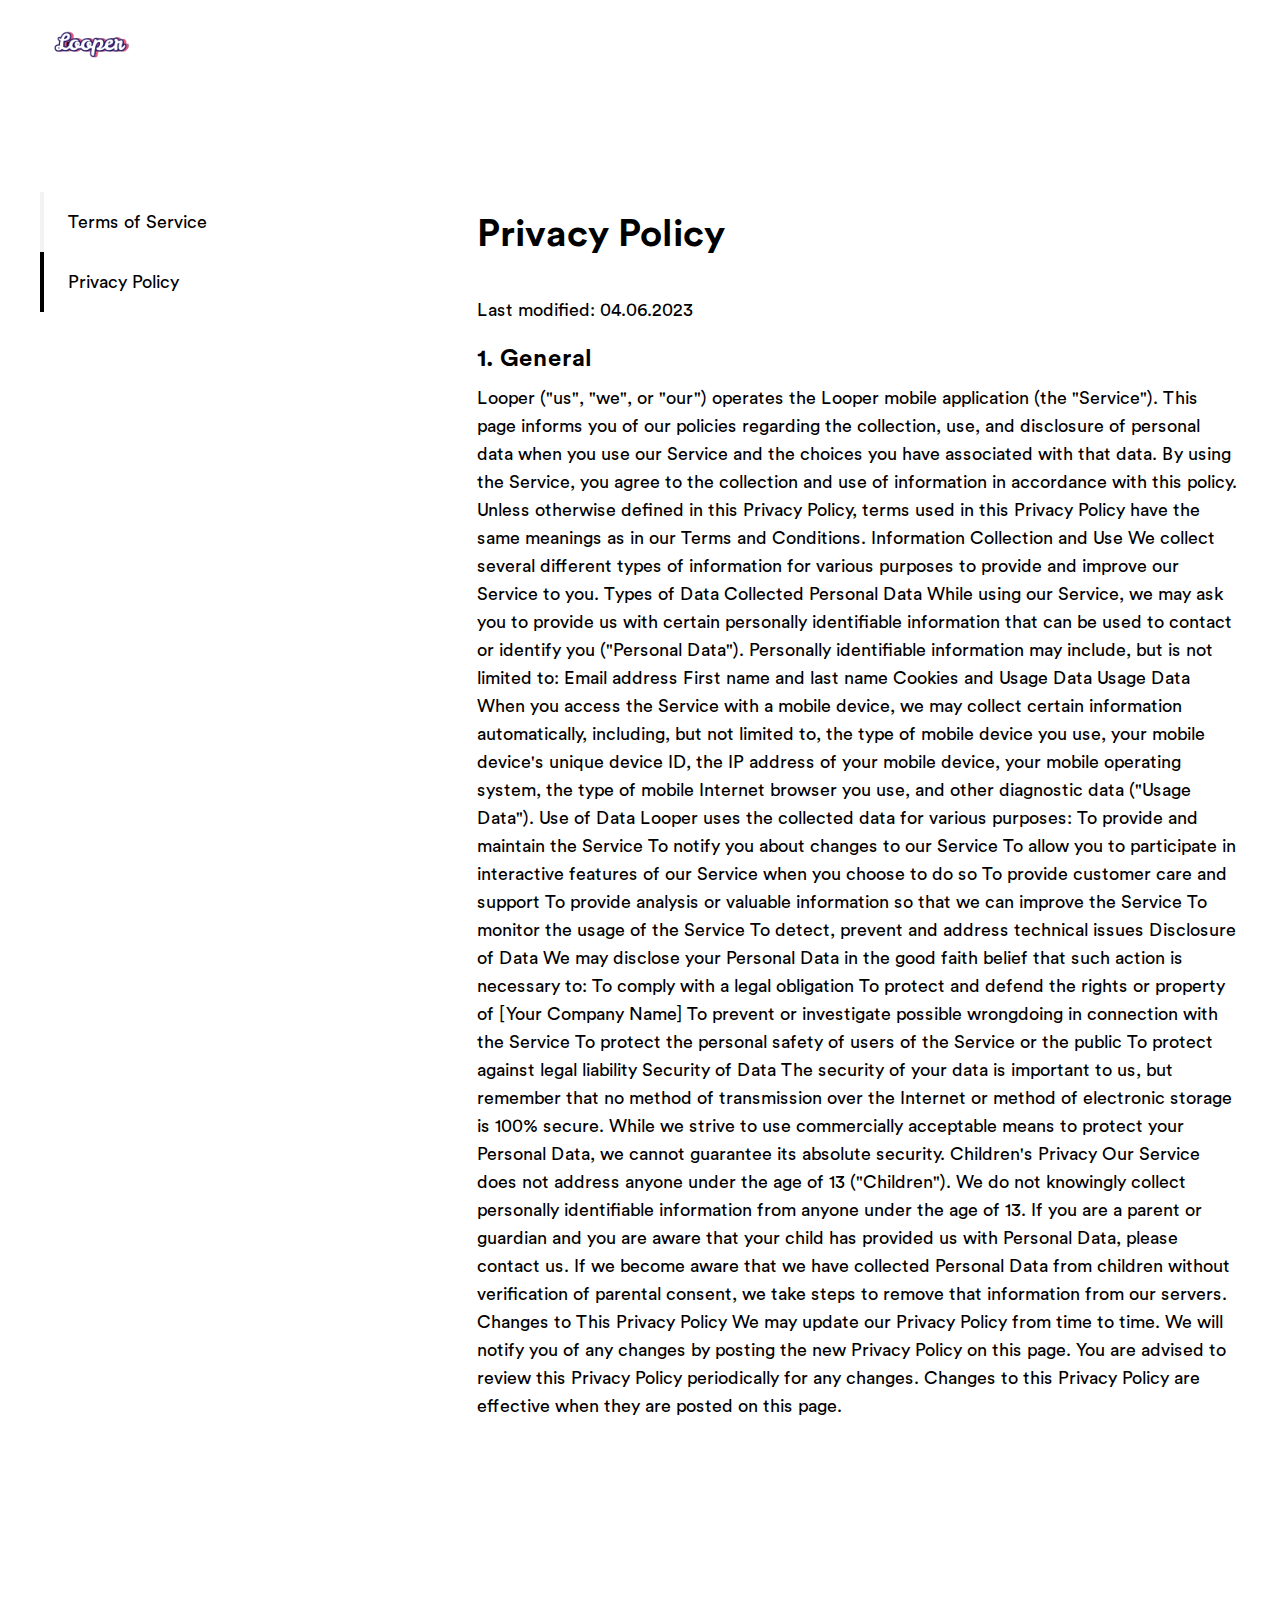
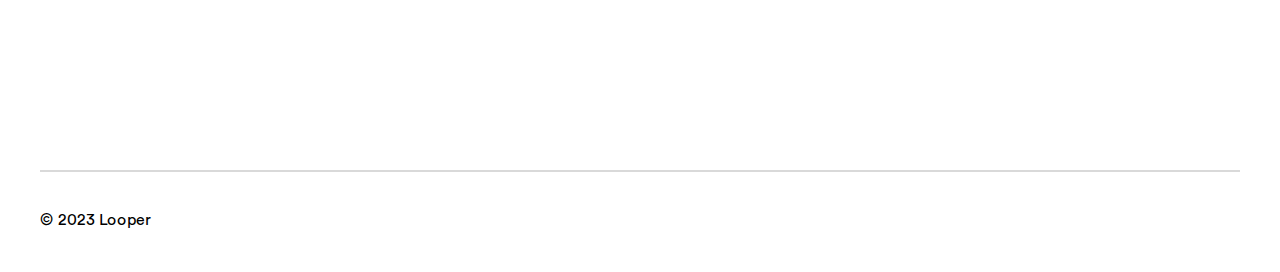
<file: legal/privacy-policy.html>
<!DOCTYPE html><!--  This site was created in Webflow. https://www.webflow.com  -->
<!--  Last Published: Fri Apr 28 2023 07:55:23 GMT+0000 (Coordinated Universal Time)  -->
<html data-wf-page="644196b3857cf232bfe29858" data-wf-site="644196b2857cf262c7e2984c">
<head>
  <meta charset="utf-8">
  <title>Brian&#x27;s Dandy Site</title>
  <meta content="width=device-width, initial-scale=1" name="viewport">
  <meta content="Webflow" name="generator">
  <link href="../css/normalize.css" rel="stylesheet" type="text/css">
  <link href="../css/webflow.css" rel="stylesheet" type="text/css">
  <link href="../css/brians-dandy-site-f7119e.webflow.css" rel="stylesheet" type="text/css">
  <!-- [if lt IE 9]><script src="https://cdnjs.cloudflare.com/ajax/libs/html5shiv/3.7.3/html5shiv.min.js" type="text/javascript"></script><![endif] -->
  <script type="text/javascript">!function(o,c){var n=c.documentElement,t=" w-mod-";n.className+=t+"js",("ontouchstart"in o||o.DocumentTouch&&c instanceof DocumentTouch)&&(n.className+=t+"touch")}(window,document);</script>
  <link href="../images/favicon.png" rel="shortcut icon" type="image/x-icon">
  <link href="../images/webclip.png" rel="apple-touch-icon"><!--  Facebook Pixel Code  -->
  <script>
!function(f,b,e,v,n,t,s)
{if(f.fbq)return;n=f.fbq=function(){n.callMethod?
n.callMethod.apply(n,arguments):n.queue.push(arguments)};
if(!f._fbq)f._fbq=n;n.push=n;n.loaded=!0;n.version='2.0';
n.queue=[];t=b.createElement(e);t.async=!0;
t.src=v;s=b.getElementsByTagName(e)[0];
s.parentNode.insertBefore(t,s)}(window, document,'script',
'https://connect.facebook.net/en_US/fbevents.js');
fbq('init', '400353564720457');
fbq('track', 'PageView');
</script>
  <noscript><img height="1" width="1" style="display:none" src="https://www.facebook.com/tr?id=400353564720457&ev=PageView&noscript=1"></noscript>
  <!--  End Facebook Pixel Code  -->
  <meta name="facebook-domain-verification" content="vvhlsl4x5p9chv6cbabn0jsnm4pxyt">
</head>
<body>
  <div class="navbar">
    <div class="navbar_container"><img src="../images/Looper-copy.png" loading="lazy" width="100" sizes="100px" srcset="../images/Looper-copy-p-500.png 500w, ../images/Looper-copy-p-800.png 800w, ../images/Looper-copy.png 1024w" alt="" class="nav_logo"></div>
  </div>
  <div class="section wf-section">
    <div class="container margin-l">
      <div class="w-layout-grid grid">
        <div class="tabs-wrapper">
          <a href="../legal/terms-of-service.html" data-w-id="20c1b01e-7284-8986-6214-da33a827c995" class="tab-link">Terms of Service</a>
          <a href="../legal/privacy-policy.html" data-w-id="f668db2f-8dbf-e749-a0a0-a1d3c54b932c" aria-current="page" class="tab-link w--current">Privacy Policy</a>
        </div>
        <div class="legal-text-wrapper">
          <h1 class="margin-40">Privacy Policy</h1>
          <div class="w-richtext">
            <p>Last modified: 04.06.2023<br></p>
            <h3><strong>1. General</strong></h3>
            <p>
Looper ("us", "we", or "our") operates the Looper mobile application (the "Service"). This page informs you of our policies regarding the collection, use, and disclosure of personal data when you use our Service and the choices you have associated with that data.

By using the Service, you agree to the collection and use of information in accordance with this policy. Unless otherwise defined in this Privacy Policy, terms used in this Privacy Policy have the same meanings as in our Terms and Conditions.

Information Collection and Use

We collect several different types of information for various purposes to provide and improve our Service to you.

Types of Data Collected

Personal Data

While using our Service, we may ask you to provide us with certain personally identifiable information that can be used to contact or identify you ("Personal Data"). Personally identifiable information may include, but is not limited to:

Email address
First name and last name
Cookies and Usage Data
Usage Data

When you access the Service with a mobile device, we may collect certain information automatically, including, but not limited to, the type of mobile device you use, your mobile device's unique device ID, the IP address of your mobile device, your mobile operating system, the type of mobile Internet browser you use, and other diagnostic data ("Usage Data").

Use of Data

Looper uses the collected data for various purposes:

To provide and maintain the Service
To notify you about changes to our Service
To allow you to participate in interactive features of our Service when you choose to do so
To provide customer care and support
To provide analysis or valuable information so that we can improve the Service
To monitor the usage of the Service
To detect, prevent and address technical issues
Disclosure of Data

We may disclose your Personal Data in the good faith belief that such action is necessary to:

To comply with a legal obligation
To protect and defend the rights or property of [Your Company Name]
To prevent or investigate possible wrongdoing in connection with the Service
To protect the personal safety of users of the Service or the public
To protect against legal liability
Security of Data

The security of your data is important to us, but remember that no method of transmission over the Internet or method of electronic storage is 100% secure. While we strive to use commercially acceptable means to protect your Personal Data, we cannot guarantee its absolute security.

Children's Privacy

Our Service does not address anyone under the age of 13 ("Children"). We do not knowingly collect personally identifiable information from anyone under the age of 13. If you are a parent or guardian and you are aware that your child has provided us with Personal Data, please contact us. If we become aware that we have collected Personal Data from children without verification of parental consent, we take steps to remove that information from our servers.

Changes to This Privacy Policy

We may update our Privacy Policy from time to time. We will notify you of any changes by posting the new Privacy Policy on this page.

You are advised to review this Privacy Policy periodically for any changes. Changes to this Privacy Policy are effective when they are posted on this page.</p>
            <p>‍</p>
            <p><br></p>
          </div>
        </div>
      </div>
    </div>
  </div>
  <div id="Footer" data-w-id="957d9385-2e79-1f55-e3ff-38f8b5aa4f21" class="section footer wf-section">
    <div class="container">
      <div class="footer-wrap">
        <div class="footer_cta"></div>
        <div class="line"></div>
        <div class="fotter_bottom-wrap">
          <div class="small margin-bottom-16">© 2023 Looper</div>
          <div class="footer-flex">
            <a href="../legal/terms-of-service.html" class="small right hide">Terms of Service</a>
            <a href="../legal/privacy-policy.html" aria-current="page" class="small right hide w--current">Privacy Policy</a>
          </div>
        </div>
      </div>
    </div>
  </div>
  <script src="https://d3e54v103j8qbb.cloudfront.net/js/jquery-3.5.1.min.dc5e7f18c8.js?site=644196b2857cf262c7e2984c" type="text/javascript" integrity="sha256-9/aliU8dGd2tb6OSsuzixeV4y/faTqgFtohetphbbj0=" crossorigin="anonymous"></script>
  <script src="../js/webflow.js" type="text/javascript"></script>
  <!-- [if lte IE 9]><script src="https://cdnjs.cloudflare.com/ajax/libs/placeholders/3.0.2/placeholders.min.js"></script><![endif] -->
</body>
</html>
</file>
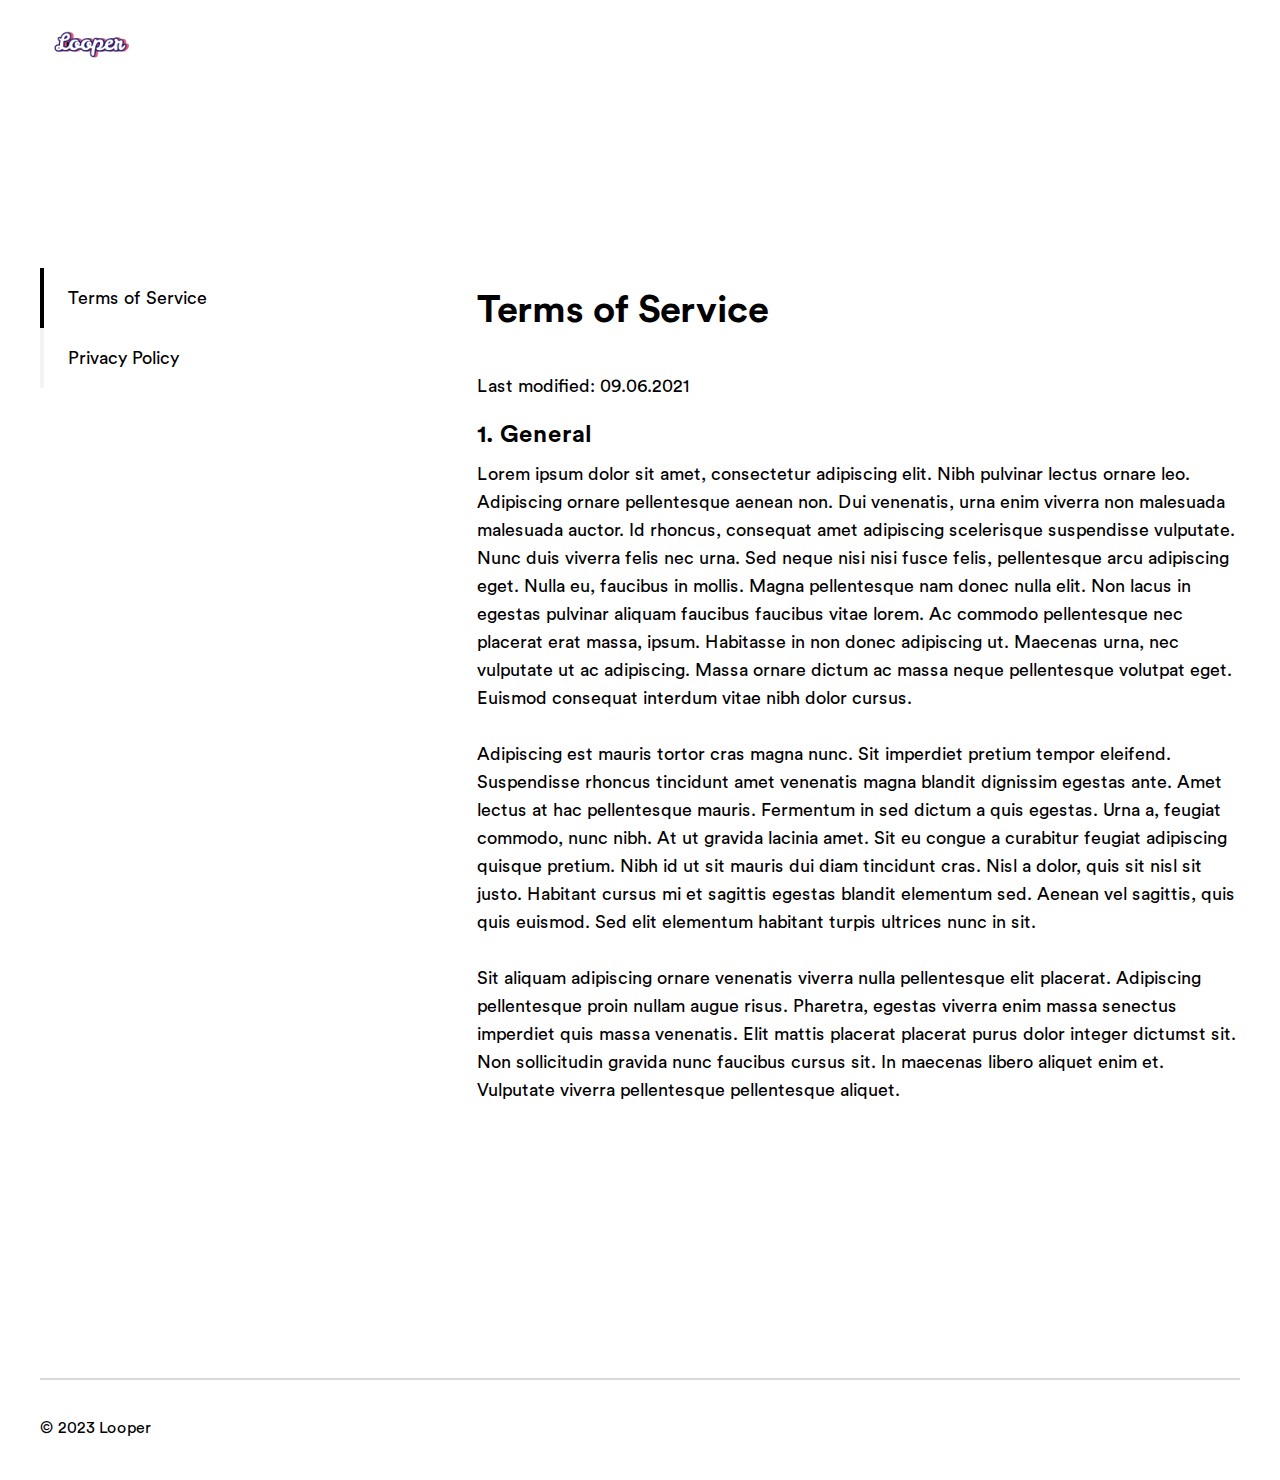
<file: legal/terms-of-service.html>
<!DOCTYPE html><!--  This site was created in Webflow. https://www.webflow.com  -->
<!--  Last Published: Fri Apr 28 2023 07:55:23 GMT+0000 (Coordinated Universal Time)  -->
<html data-wf-page="644196b3857cf228a2e29859" data-wf-site="644196b2857cf262c7e2984c">
<head>
  <meta charset="utf-8">
  <title>Brian&#x27;s Dandy Site</title>
  <meta content="width=device-width, initial-scale=1" name="viewport">
  <meta content="Webflow" name="generator">
  <link href="../css/normalize.css" rel="stylesheet" type="text/css">
  <link href="../css/webflow.css" rel="stylesheet" type="text/css">
  <link href="../css/brians-dandy-site-f7119e.webflow.css" rel="stylesheet" type="text/css">
  <!-- [if lt IE 9]><script src="https://cdnjs.cloudflare.com/ajax/libs/html5shiv/3.7.3/html5shiv.min.js" type="text/javascript"></script><![endif] -->
  <script type="text/javascript">!function(o,c){var n=c.documentElement,t=" w-mod-";n.className+=t+"js",("ontouchstart"in o||o.DocumentTouch&&c instanceof DocumentTouch)&&(n.className+=t+"touch")}(window,document);</script>
  <link href="../images/favicon.png" rel="shortcut icon" type="image/x-icon">
  <link href="../images/webclip.png" rel="apple-touch-icon"><!--  Facebook Pixel Code  -->
  <script>
!function(f,b,e,v,n,t,s)
{if(f.fbq)return;n=f.fbq=function(){n.callMethod?
n.callMethod.apply(n,arguments):n.queue.push(arguments)};
if(!f._fbq)f._fbq=n;n.push=n;n.loaded=!0;n.version='2.0';
n.queue=[];t=b.createElement(e);t.async=!0;
t.src=v;s=b.getElementsByTagName(e)[0];
s.parentNode.insertBefore(t,s)}(window, document,'script',
'https://connect.facebook.net/en_US/fbevents.js');
fbq('init', '400353564720457');
fbq('track', 'PageView');
</script>
  <noscript><img height="1" width="1" style="display:none" src="https://www.facebook.com/tr?id=400353564720457&ev=PageView&noscript=1"></noscript>
  <!--  End Facebook Pixel Code  -->
  <meta name="facebook-domain-verification" content="vvhlsl4x5p9chv6cbabn0jsnm4pxyt">
</head>
<body>
  <div class="navbar">
    <div class="navbar_container"><img src="../images/Looper-copy.png" loading="lazy" width="100" sizes="100px" srcset="../images/Looper-copy-p-500.png 500w, ../images/Looper-copy-p-800.png 800w, ../images/Looper-copy.png 1024w" alt="" class="nav_logo"></div>
  </div>
  <div class="section margin-top-76 wf-section">
    <div class="container margin-l">
      <div class="w-layout-grid grid">
        <div class="tabs-wrapper">
          <a href="../legal/terms-of-service.html" data-w-id="20c1b01e-7284-8986-6214-da33a827c995" aria-current="page" class="tab-link w--current">Terms of Service</a>
          <a href="../legal/privacy-policy.html" data-w-id="f668db2f-8dbf-e749-a0a0-a1d3c54b932c" class="tab-link">Privacy Policy</a>
        </div>
        <div class="legal-text-wrapper">
          <h1 class="margin-40">Terms of Service</h1>
          <div class="w-richtext">
            <p>Last modified: 09.06.2021<br></p>
            <h3><strong>1. General</strong></h3>
            <p>Lorem ipsum dolor sit amet, consectetur adipiscing elit. Nibh pulvinar lectus ornare leo. Adipiscing ornare pellentesque aenean non. Dui venenatis, urna enim viverra non malesuada malesuada auctor. Id rhoncus, consequat amet adipiscing scelerisque suspendisse vulputate. Nunc duis viverra felis nec urna. Sed neque nisi nisi fusce felis, pellentesque arcu adipiscing eget. Nulla eu, faucibus in mollis. Magna pellentesque nam donec nulla elit. Non lacus in egestas pulvinar aliquam faucibus faucibus vitae lorem. Ac commodo pellentesque nec placerat erat massa, ipsum. Habitasse in non donec adipiscing ut. Maecenas urna, nec vulputate ut ac adipiscing. Massa ornare dictum ac massa neque pellentesque volutpat eget. Euismod consequat interdum vitae nibh dolor cursus.<br><br>Adipiscing est mauris tortor cras magna nunc. Sit imperdiet pretium tempor eleifend. Suspendisse rhoncus tincidunt amet venenatis magna blandit dignissim egestas ante. Amet lectus at hac pellentesque mauris. Fermentum in sed dictum a quis egestas. Urna a, feugiat commodo, nunc nibh. At ut gravida lacinia amet. Sit eu congue a curabitur feugiat adipiscing quisque pretium. Nibh id ut sit mauris dui diam tincidunt cras. Nisl a dolor, quis sit nisl sit justo. Habitant cursus mi et sagittis egestas blandit elementum sed. Aenean vel sagittis, quis quis euismod. Sed elit elementum habitant turpis ultrices nunc in sit.<br><br>Sit aliquam adipiscing ornare venenatis viverra nulla pellentesque elit placerat. Adipiscing pellentesque proin nullam augue risus. Pharetra, egestas viverra enim massa senectus imperdiet quis massa venenatis. Elit mattis placerat placerat purus dolor integer dictumst sit. Non sollicitudin gravida nunc faucibus cursus sit. In maecenas libero aliquet enim et. Vulputate viverra pellentesque pellentesque aliquet.</p>
          </div>
        </div>
      </div>
    </div>
  </div>
  <div id="Footer" data-w-id="957d9385-2e79-1f55-e3ff-38f8b5aa4f21" class="section footer wf-section">
    <div class="container">
      <div class="footer-wrap">
        <div class="footer_cta"></div>
        <div class="line"></div>
        <div class="fotter_bottom-wrap">
          <div class="small margin-bottom-16">© 2023 Looper</div>
          <div class="footer-flex">
            <a href="../legal/terms-of-service.html" aria-current="page" class="small right hide w--current">Terms of Service</a>
            <a href="../legal/privacy-policy.html" class="small right hide">Privacy Policy</a>
          </div>
        </div>
      </div>
    </div>
  </div>
  <script src="https://d3e54v103j8qbb.cloudfront.net/js/jquery-3.5.1.min.dc5e7f18c8.js?site=644196b2857cf262c7e2984c" type="text/javascript" integrity="sha256-9/aliU8dGd2tb6OSsuzixeV4y/faTqgFtohetphbbj0=" crossorigin="anonymous"></script>
  <script src="../js/webflow.js" type="text/javascript"></script>
  <!-- [if lte IE 9]><script src="https://cdnjs.cloudflare.com/ajax/libs/placeholders/3.0.2/placeholders.min.js"></script><![endif] -->
</body>
</html>
</file>
<file: css/webflow.css>
@font-face {
  font-family: 'webflow-icons';
  src: url("[data-uri]") format('truetype');
  font-weight: normal;
  font-style: normal;
}
[class^="w-icon-"],
[class*=" w-icon-"] {
  /* use !important to prevent issues with browser extensions that change fonts */
  font-family: 'webflow-icons' !important;
  speak: none;
  font-style: normal;
  font-weight: normal;
  font-variant: normal;
  text-transform: none;
  line-height: 1;
  /* Better Font Rendering =========== */
  -webkit-font-smoothing: antialiased;
  -moz-osx-font-smoothing: grayscale;
}
.w-icon-slider-right:before {
  content: "\e600";
}
.w-icon-slider-left:before {
  content: "\e601";
}
.w-icon-nav-menu:before {
  content: "\e602";
}
.w-icon-arrow-down:before,
.w-icon-dropdown-toggle:before {
  content: "\e603";
}
.w-icon-file-upload-remove:before {
  content: "\e900";
}
.w-icon-file-upload-icon:before {
  content: "\e903";
}
* {
  -webkit-box-sizing: border-box;
  -moz-box-sizing: border-box;
  box-sizing: border-box;
}
html {
  height: 100%;
}
body {
  margin: 0;
  min-height: 100%;
  background-color: #fff;
  font-family: Arial, sans-serif;
  font-size: 14px;
  line-height: 20px;
  color: #333;
}
img {
  max-width: 100%;
  vertical-align: middle;
  display: inline-block;
}
html.w-mod-touch * {
  background-attachment: scroll !important;
}
.w-block {
  display: block;
}
.w-inline-block {
  max-width: 100%;
  display: inline-block;
}
.w-clearfix:before,
.w-clearfix:after {
  content: " ";
  display: table;
  grid-column-start: 1;
  grid-row-start: 1;
  grid-column-end: 2;
  grid-row-end: 2;
}
.w-clearfix:after {
  clear: both;
}
.w-hidden {
  display: none;
}
.w-button {
  display: inline-block;
  padding: 9px 15px;
  background-color: #3898EC;
  color: white;
  border: 0;
  line-height: inherit;
  text-decoration: none;
  cursor: pointer;
  border-radius: 0;
}
input.w-button {
  -webkit-appearance: button;
}
html[data-w-dynpage] [data-w-cloak] {
  color: transparent !important;
}
.w-webflow-badge,
.w-webflow-badge * {
  position: static;
  left: auto;
  top: auto;
  right: auto;
  bottom: auto;
  z-index: auto;
  display: block;
  visibility: visible;
  overflow: visible;
  overflow-x: visible;
  overflow-y: visible;
  box-sizing: border-box;
  width: auto;
  height: auto;
  max-height: none;
  max-width: none;
  min-height: 0;
  min-width: 0;
  margin: 0;
  padding: 0;
  float: none;
  clear: none;
  border: 0 none transparent;
  border-radius: 0;
  background: none;
  background-image: none;
  background-position: 0% 0%;
  background-size: auto auto;
  background-repeat: repeat;
  background-origin: padding-box;
  background-clip: border-box;
  background-attachment: scroll;
  background-color: transparent;
  box-shadow: none;
  opacity: 1;
  transform: none;
  transition: none;
  direction: ltr;
  font-family: inherit;
  font-weight: inherit;
  color: inherit;
  font-size: inherit;
  line-height: inherit;
  font-style: inherit;
  font-variant: inherit;
  text-align: inherit;
  letter-spacing: inherit;
  text-decoration: inherit;
  text-indent: 0;
  text-transform: inherit;
  list-style-type: disc;
  text-shadow: none;
  font-smoothing: auto;
  vertical-align: baseline;
  cursor: inherit;
  white-space: inherit;
  word-break: normal;
  word-spacing: normal;
  word-wrap: normal;
}
.w-webflow-badge {
  position: fixed !important;
  display: inline-block !important;
  visibility: visible !important;
  z-index: 2147483647 !important;
  top: auto !important;
  right: 12px !important;
  bottom: 12px !important;
  left: auto !important;
  color: #AAADB0 !important;
  background-color: #fff !important;
  border-radius: 3px !important;
  padding: 6px 8px 6px 6px !important;
  font-size: 12px !important;
  opacity: 1 !important;
  line-height: 14px !important;
  text-decoration: none !important;
  transform: none !important;
  margin: 0 !important;
  width: auto !important;
  height: auto !important;
  overflow: visible !important;
  white-space: nowrap;
  box-shadow: 0 0 0 1px rgba(0, 0, 0, 0.1), 0px 1px 3px rgba(0, 0, 0, 0.1);
  cursor: pointer;
}
.w-webflow-badge > img {
  display: inline-block !important;
  visibility: visible !important;
  opacity: 1 !important;
  vertical-align: middle !important;
}
h1,
h2,
h3,
h4,
h5,
h6 {
  font-weight: bold;
  margin-bottom: 10px;
}
h1 {
  font-size: 38px;
  line-height: 44px;
  margin-top: 20px;
}
h2 {
  font-size: 32px;
  line-height: 36px;
  margin-top: 20px;
}
h3 {
  font-size: 24px;
  line-height: 30px;
  margin-top: 20px;
}
h4 {
  font-size: 18px;
  line-height: 24px;
  margin-top: 10px;
}
h5 {
  font-size: 14px;
  line-height: 20px;
  margin-top: 10px;
}
h6 {
  font-size: 12px;
  line-height: 18px;
  margin-top: 10px;
}
p {
  margin-top: 0;
  margin-bottom: 10px;
}
blockquote {
  margin: 0 0 10px 0;
  padding: 10px 20px;
  border-left: 5px solid #E2E2E2;
  font-size: 18px;
  line-height: 22px;
}
figure {
  margin: 0;
  margin-bottom: 10px;
}
figcaption {
  margin-top: 5px;
  text-align: center;
}
ul,
ol {
  margin-top: 0px;
  margin-bottom: 10px;
  padding-left: 40px;
}
.w-list-unstyled {
  padding-left: 0;
  list-style: none;
}
.w-embed:before,
.w-embed:after {
  content: " ";
  display: table;
  grid-column-start: 1;
  grid-row-start: 1;
  grid-column-end: 2;
  grid-row-end: 2;
}
.w-embed:after {
  clear: both;
}
.w-video {
  width: 100%;
  position: relative;
  padding: 0;
}
.w-video iframe,
.w-video object,
.w-video embed {
  position: absolute;
  top: 0;
  left: 0;
  width: 100%;
  height: 100%;
  border: none;
}
fieldset {
  padding: 0;
  margin: 0;
  border: 0;
}
button,
[type='button'],
[type='reset'] {
  border: 0;
  cursor: pointer;
  -webkit-appearance: button;
}
.w-form {
  margin: 0 0 15px;
}
.w-form-done {
  display: none;
  padding: 20px;
  text-align: center;
  background-color: #dddddd;
}
.w-form-fail {
  display: none;
  margin-top: 10px;
  padding: 10px;
  background-color: #ffdede;
}
label {
  display: block;
  margin-bottom: 5px;
  font-weight: bold;
}
.w-input,
.w-select {
  display: block;
  width: 100%;
  height: 38px;
  padding: 8px 12px;
  margin-bottom: 10px;
  font-size: 14px;
  line-height: 1.42857143;
  color: #333333;
  vertical-align: middle;
  background-color: #ffffff;
  border: 1px solid #cccccc;
}
.w-input:-moz-placeholder,
.w-select:-moz-placeholder {
  color: #999;
}
.w-input::-moz-placeholder,
.w-select::-moz-placeholder {
  color: #999;
  opacity: 1;
}
.w-input:-ms-input-placeholder,
.w-select:-ms-input-placeholder {
  color: #999;
}
.w-input::-webkit-input-placeholder,
.w-select::-webkit-input-placeholder {
  color: #999;
}
.w-input:focus,
.w-select:focus {
  border-color: #3898EC;
  outline: 0;
}
.w-input[disabled],
.w-select[disabled],
.w-input[readonly],
.w-select[readonly],
fieldset[disabled] .w-input,
fieldset[disabled] .w-select {
  cursor: not-allowed;
}
.w-input[disabled]:not(.w-input-disabled),
.w-select[disabled]:not(.w-input-disabled),
.w-input[readonly],
.w-select[readonly],
fieldset[disabled]:not(.w-input-disabled) .w-input,
fieldset[disabled]:not(.w-input-disabled) .w-select {
  background-color: #eeeeee;
}
textarea.w-input,
textarea.w-select {
  height: auto;
}
.w-select {
  background-color: #f3f3f3;
}
.w-select[multiple] {
  height: auto;
}
.w-form-label {
  display: inline-block;
  cursor: pointer;
  font-weight: normal;
  margin-bottom: 0px;
}
.w-radio {
  display: block;
  margin-bottom: 5px;
  padding-left: 20px;
}
.w-radio:before,
.w-radio:after {
  content: " ";
  display: table;
  grid-column-start: 1;
  grid-row-start: 1;
  grid-column-end: 2;
  grid-row-end: 2;
}
.w-radio:after {
  clear: both;
}
.w-radio-input {
  margin: 4px 0 0;
  margin-top: 1px \9;
  line-height: normal;
  float: left;
  margin-left: -20px;
}
.w-radio-input {
  margin-top: 3px;
}
.w-file-upload {
  display: block;
  margin-bottom: 10px;
}
.w-file-upload-input {
  width: 0.1px;
  height: 0.1px;
  opacity: 0;
  overflow: hidden;
  position: absolute;
  z-index: -100;
}
.w-file-upload-default,
.w-file-upload-uploading,
.w-file-upload-success {
  display: inline-block;
  color: #333333;
}
.w-file-upload-error {
  display: block;
  margin-top: 10px;
}
.w-file-upload-default.w-hidden,
.w-file-upload-uploading.w-hidden,
.w-file-upload-error.w-hidden,
.w-file-upload-success.w-hidden {
  display: none;
}
.w-file-upload-uploading-btn {
  display: flex;
  font-size: 14px;
  font-weight: normal;
  cursor: pointer;
  margin: 0;
  padding: 8px 12px;
  border: 1px solid #cccccc;
  background-color: #fafafa;
}
.w-file-upload-file {
  display: flex;
  flex-grow: 1;
  justify-content: space-between;
  margin: 0;
  padding: 8px 9px 8px 11px;
  border: 1px solid #cccccc;
  background-color: #fafafa;
}
.w-file-upload-file-name {
  font-size: 14px;
  font-weight: normal;
  display: block;
}
.w-file-remove-link {
  margin-top: 3px;
  margin-left: 10px;
  width: auto;
  height: auto;
  padding: 3px;
  display: block;
  cursor: pointer;
}
.w-icon-file-upload-remove {
  margin: auto;
  font-size: 10px;
}
.w-file-upload-error-msg {
  display: inline-block;
  color: #ea384c;
  padding: 2px 0;
}
.w-file-upload-info {
  display: inline-block;
  line-height: 38px;
  padding: 0 12px;
}
.w-file-upload-label {
  display: inline-block;
  font-size: 14px;
  font-weight: normal;
  cursor: pointer;
  margin: 0;
  padding: 8px 12px;
  border: 1px solid #cccccc;
  background-color: #fafafa;
}
.w-icon-file-upload-icon,
.w-icon-file-upload-uploading {
  display: inline-block;
  margin-right: 8px;
  width: 20px;
}
.w-icon-file-upload-uploading {
  height: 20px;
}
.w-container {
  margin-left: auto;
  margin-right: auto;
  max-width: 940px;
}
.w-container:before,
.w-container:after {
  content: " ";
  display: table;
  grid-column-start: 1;
  grid-row-start: 1;
  grid-column-end: 2;
  grid-row-end: 2;
}
.w-container:after {
  clear: both;
}
.w-container .w-row {
  margin-left: -10px;
  margin-right: -10px;
}
.w-row:before,
.w-row:after {
  content: " ";
  display: table;
  grid-column-start: 1;
  grid-row-start: 1;
  grid-column-end: 2;
  grid-row-end: 2;
}
.w-row:after {
  clear: both;
}
.w-row .w-row {
  margin-left: 0;
  margin-right: 0;
}
.w-col {
  position: relative;
  float: left;
  width: 100%;
  min-height: 1px;
  padding-left: 10px;
  padding-right: 10px;
}
.w-col .w-col {
  padding-left: 0;
  padding-right: 0;
}
.w-col-1 {
  width: 8.33333333%;
}
.w-col-2 {
  width: 16.66666667%;
}
.w-col-3 {
  width: 25%;
}
.w-col-4 {
  width: 33.33333333%;
}
.w-col-5 {
  width: 41.66666667%;
}
.w-col-6 {
  width: 50%;
}
.w-col-7 {
  width: 58.33333333%;
}
.w-col-8 {
  width: 66.66666667%;
}
.w-col-9 {
  width: 75%;
}
.w-col-10 {
  width: 83.33333333%;
}
.w-col-11 {
  width: 91.66666667%;
}
.w-col-12 {
  width: 100%;
}
.w-hidden-main {
  display: none !important;
}
@media screen and (max-width: 991px) {
  .w-container {
    max-width: 728px;
  }
  .w-hidden-main {
    display: inherit !important;
  }
  .w-hidden-medium {
    display: none !important;
  }
  .w-col-medium-1 {
    width: 8.33333333%;
  }
  .w-col-medium-2 {
    width: 16.66666667%;
  }
  .w-col-medium-3 {
    width: 25%;
  }
  .w-col-medium-4 {
    width: 33.33333333%;
  }
  .w-col-medium-5 {
    width: 41.66666667%;
  }
  .w-col-medium-6 {
    width: 50%;
  }
  .w-col-medium-7 {
    width: 58.33333333%;
  }
  .w-col-medium-8 {
    width: 66.66666667%;
  }
  .w-col-medium-9 {
    width: 75%;
  }
  .w-col-medium-10 {
    width: 83.33333333%;
  }
  .w-col-medium-11 {
    width: 91.66666667%;
  }
  .w-col-medium-12 {
    width: 100%;
  }
  .w-col-stack {
    width: 100%;
    left: auto;
    right: auto;
  }
}
@media screen and (max-width: 767px) {
  .w-hidden-main {
    display: inherit !important;
  }
  .w-hidden-medium {
    display: inherit !important;
  }
  .w-hidden-small {
    display: none !important;
  }
  .w-row,
  .w-container .w-row {
    margin-left: 0;
    margin-right: 0;
  }
  .w-col {
    width: 100%;
    left: auto;
    right: auto;
  }
  .w-col-small-1 {
    width: 8.33333333%;
  }
  .w-col-small-2 {
    width: 16.66666667%;
  }
  .w-col-small-3 {
    width: 25%;
  }
  .w-col-small-4 {
    width: 33.33333333%;
  }
  .w-col-small-5 {
    width: 41.66666667%;
  }
  .w-col-small-6 {
    width: 50%;
  }
  .w-col-small-7 {
    width: 58.33333333%;
  }
  .w-col-small-8 {
    width: 66.66666667%;
  }
  .w-col-small-9 {
    width: 75%;
  }
  .w-col-small-10 {
    width: 83.33333333%;
  }
  .w-col-small-11 {
    width: 91.66666667%;
  }
  .w-col-small-12 {
    width: 100%;
  }
}
@media screen and (max-width: 479px) {
  .w-container {
    max-width: none;
  }
  .w-hidden-main {
    display: inherit !important;
  }
  .w-hidden-medium {
    display: inherit !important;
  }
  .w-hidden-small {
    display: inherit !important;
  }
  .w-hidden-tiny {
    display: none !important;
  }
  .w-col {
    width: 100%;
  }
  .w-col-tiny-1 {
    width: 8.33333333%;
  }
  .w-col-tiny-2 {
    width: 16.66666667%;
  }
  .w-col-tiny-3 {
    width: 25%;
  }
  .w-col-tiny-4 {
    width: 33.33333333%;
  }
  .w-col-tiny-5 {
    width: 41.66666667%;
  }
  .w-col-tiny-6 {
    width: 50%;
  }
  .w-col-tiny-7 {
    width: 58.33333333%;
  }
  .w-col-tiny-8 {
    width: 66.66666667%;
  }
  .w-col-tiny-9 {
    width: 75%;
  }
  .w-col-tiny-10 {
    width: 83.33333333%;
  }
  .w-col-tiny-11 {
    width: 91.66666667%;
  }
  .w-col-tiny-12 {
    width: 100%;
  }
}
.w-widget {
  position: relative;
}
.w-widget-map {
  width: 100%;
  height: 400px;
}
.w-widget-map label {
  width: auto;
  display: inline;
}
.w-widget-map img {
  max-width: inherit;
}
.w-widget-map .gm-style-iw {
  text-align: center;
}
.w-widget-map .gm-style-iw > button {
  display: none !important;
}
.w-widget-twitter {
  overflow: hidden;
}
.w-widget-twitter-count-shim {
  display: inline-block;
  vertical-align: top;
  position: relative;
  width: 28px;
  height: 20px;
  text-align: center;
  background: white;
  border: #758696 solid 1px;
  border-radius: 3px;
}
.w-widget-twitter-count-shim * {
  pointer-events: none;
  -webkit-user-select: none;
  -moz-user-select: none;
  -ms-user-select: none;
  user-select: none;
}
.w-widget-twitter-count-shim .w-widget-twitter-count-inner {
  position: relative;
  font-size: 15px;
  line-height: 12px;
  text-align: center;
  color: #999;
  font-family: serif;
}
.w-widget-twitter-count-shim .w-widget-twitter-count-clear {
  position: relative;
  display: block;
}
.w-widget-twitter-count-shim.w--large {
  width: 36px;
  height: 28px;
}
.w-widget-twitter-count-shim.w--large .w-widget-twitter-count-inner {
  font-size: 18px;
  line-height: 18px;
}
.w-widget-twitter-count-shim:not(.w--vertical) {
  margin-left: 5px;
  margin-right: 8px;
}
.w-widget-twitter-count-shim:not(.w--vertical).w--large {
  margin-left: 6px;
}
.w-widget-twitter-count-shim:not(.w--vertical):before,
.w-widget-twitter-count-shim:not(.w--vertical):after {
  top: 50%;
  left: 0;
  border: solid transparent;
  content: ' ';
  height: 0;
  width: 0;
  position: absolute;
  pointer-events: none;
}
.w-widget-twitter-count-shim:not(.w--vertical):before {
  border-color: rgba(117, 134, 150, 0);
  border-right-color: #5d6c7b;
  border-width: 4px;
  margin-left: -9px;
  margin-top: -4px;
}
.w-widget-twitter-count-shim:not(.w--vertical).w--large:before {
  border-width: 5px;
  margin-left: -10px;
  margin-top: -5px;
}
.w-widget-twitter-count-shim:not(.w--vertical):after {
  border-color: rgba(255, 255, 255, 0);
  border-right-color: white;
  border-width: 4px;
  margin-left: -8px;
  margin-top: -4px;
}
.w-widget-twitter-count-shim:not(.w--vertical).w--large:after {
  border-width: 5px;
  margin-left: -9px;
  margin-top: -5px;
}
.w-widget-twitter-count-shim.w--vertical {
  width: 61px;
  height: 33px;
  margin-bottom: 8px;
}
.w-widget-twitter-count-shim.w--vertical:before,
.w-widget-twitter-count-shim.w--vertical:after {
  top: 100%;
  left: 50%;
  border: solid transparent;
  content: ' ';
  height: 0;
  width: 0;
  position: absolute;
  pointer-events: none;
}
.w-widget-twitter-count-shim.w--vertical:before {
  border-color: rgba(117, 134, 150, 0);
  border-top-color: #5d6c7b;
  border-width: 5px;
  margin-left: -5px;
}
.w-widget-twitter-count-shim.w--vertical:after {
  border-color: rgba(255, 255, 255, 0);
  border-top-color: white;
  border-width: 4px;
  margin-left: -4px;
}
.w-widget-twitter-count-shim.w--vertical .w-widget-twitter-count-inner {
  font-size: 18px;
  line-height: 22px;
}
.w-widget-twitter-count-shim.w--vertical.w--large {
  width: 76px;
}
.w-background-video {
  position: relative;
  overflow: hidden;
  height: 500px;
  color: white;
}
.w-background-video > video {
  background-size: cover;
  background-position: 50% 50%;
  position: absolute;
  margin: auto;
  width: 100%;
  height: 100%;
  right: -100%;
  bottom: -100%;
  top: -100%;
  left: -100%;
  object-fit: cover;
  z-index: -100;
}
.w-background-video > video::-webkit-media-controls-start-playback-button {
  display: none !important;
  -webkit-appearance: none;
}
.w-background-video--control {
  position: absolute;
  bottom: 1em;
  right: 1em;
  background-color: transparent;
  padding: 0;
}
.w-background-video--control > [hidden] {
  display: none !important;
}
.w-slider {
  position: relative;
  height: 300px;
  text-align: center;
  background: #dddddd;
  clear: both;
  -webkit-tap-highlight-color: rgba(0, 0, 0, 0);
  tap-highlight-color: rgba(0, 0, 0, 0);
}
.w-slider-mask {
  position: relative;
  display: block;
  overflow: hidden;
  z-index: 1;
  left: 0;
  right: 0;
  height: 100%;
  white-space: nowrap;
}
.w-slide {
  position: relative;
  display: inline-block;
  vertical-align: top;
  width: 100%;
  height: 100%;
  white-space: normal;
  text-align: left;
}
.w-slider-nav {
  position: absolute;
  z-index: 2;
  top: auto;
  right: 0;
  bottom: 0;
  left: 0;
  margin: auto;
  padding-top: 10px;
  height: 40px;
  text-align: center;
  -webkit-tap-highlight-color: rgba(0, 0, 0, 0);
  tap-highlight-color: rgba(0, 0, 0, 0);
}
.w-slider-nav.w-round > div {
  border-radius: 100%;
}
.w-slider-nav.w-num > div {
  width: auto;
  height: auto;
  padding: 0.2em 0.5em;
  font-size: inherit;
  line-height: inherit;
}
.w-slider-nav.w-shadow > div {
  box-shadow: 0 0 3px rgba(51, 51, 51, 0.4);
}
.w-slider-nav-invert {
  color: #fff;
}
.w-slider-nav-invert > div {
  background-color: rgba(34, 34, 34, 0.4);
}
.w-slider-nav-invert > div.w-active {
  background-color: #222;
}
.w-slider-dot {
  position: relative;
  display: inline-block;
  width: 1em;
  height: 1em;
  background-color: rgba(255, 255, 255, 0.4);
  cursor: pointer;
  margin: 0 3px 0.5em;
  transition: background-color 100ms, color 100ms;
}
.w-slider-dot.w-active {
  background-color: #fff;
}
.w-slider-dot:focus {
  outline: none;
  box-shadow: 0px 0px 0px 2px #fff;
}
.w-slider-dot:focus.w-active {
  box-shadow: none;
}
.w-slider-arrow-left,
.w-slider-arrow-right {
  position: absolute;
  width: 80px;
  top: 0;
  right: 0;
  bottom: 0;
  left: 0;
  margin: auto;
  cursor: pointer;
  overflow: hidden;
  color: white;
  font-size: 40px;
  -webkit-tap-highlight-color: rgba(0, 0, 0, 0);
  tap-highlight-color: rgba(0, 0, 0, 0);
  -webkit-user-select: none;
  -moz-user-select: none;
  -ms-user-select: none;
  user-select: none;
}
.w-slider-arrow-left [class^='w-icon-'],
.w-slider-arrow-right [class^='w-icon-'],
.w-slider-arrow-left [class*=' w-icon-'],
.w-slider-arrow-right [class*=' w-icon-'] {
  position: absolute;
}
.w-slider-arrow-left:focus,
.w-slider-arrow-right:focus {
  outline: 0;
}
.w-slider-arrow-left {
  z-index: 3;
  right: auto;
}
.w-slider-arrow-right {
  z-index: 4;
  left: auto;
}
.w-icon-slider-left,
.w-icon-slider-right {
  top: 0;
  right: 0;
  bottom: 0;
  left: 0;
  margin: auto;
  width: 1em;
  height: 1em;
}
.w-slider-aria-label {
  border: 0;
  clip: rect(0 0 0 0);
  height: 1px;
  margin: -1px;
  overflow: hidden;
  padding: 0;
  position: absolute;
  width: 1px;
}
.w-slider-force-show {
  display: block !important;
}
.w-dropdown {
  display: inline-block;
  position: relative;
  text-align: left;
  margin-left: auto;
  margin-right: auto;
  z-index: 900;
}
.w-dropdown-btn,
.w-dropdown-toggle,
.w-dropdown-link {
  position: relative;
  vertical-align: top;
  text-decoration: none;
  color: #222222;
  padding: 20px;
  text-align: left;
  margin-left: auto;
  margin-right: auto;
  white-space: nowrap;
}
.w-dropdown-toggle {
  -webkit-user-select: none;
  -moz-user-select: none;
  -ms-user-select: none;
  user-select: none;
  display: inline-block;
  cursor: pointer;
  padding-right: 40px;
}
.w-dropdown-toggle:focus {
  outline: 0;
}
.w-icon-dropdown-toggle {
  position: absolute;
  top: 0;
  right: 0;
  bottom: 0;
  margin: auto;
  margin-right: 20px;
  width: 1em;
  height: 1em;
}
.w-dropdown-list {
  position: absolute;
  background: #dddddd;
  display: none;
  min-width: 100%;
}
.w-dropdown-list.w--open {
  display: block;
}
.w-dropdown-link {
  padding: 10px 20px;
  display: block;
  color: #222222;
}
.w-dropdown-link.w--current {
  color: #0082f3;
}
.w-dropdown-link:focus {
  outline: 0;
}
@media screen and (max-width: 767px) {
  .w-nav-brand {
    padding-left: 10px;
  }
}
/**
 * ## Note
 * Safari (on both iOS and OS X) does not handle viewport units (vh, vw) well.
 * For example percentage units do not work on descendants of elements that
 * have any dimensions expressed in viewport units. It also doesn’t handle them at
 * all in `calc()`.
 */
/**
 * Wrapper around all lightbox elements
 *
 * 1. Since the lightbox can receive focus, IE also gives it an outline.
 * 2. Fixes flickering on Chrome when a transition is in progress
 *    underneath the lightbox.
 */
.w-lightbox-backdrop {
  cursor: auto;
  font-style: normal;
  letter-spacing: normal;
  list-style: disc;
  text-indent: 0;
  text-shadow: none;
  text-transform: none;
  visibility: visible;
  white-space: normal;
  word-break: normal;
  word-spacing: normal;
  word-wrap: normal;
  position: fixed;
  top: 0;
  right: 0;
  bottom: 0;
  left: 0;
  color: #fff;
  font-family: "Helvetica Neue", Helvetica, Ubuntu, "Segoe UI", Verdana, sans-serif;
  font-size: 17px;
  line-height: 1.2;
  font-weight: 300;
  text-align: center;
  background: rgba(0, 0, 0, 0.9);
  z-index: 2000;
  outline: 0;
  /* 1 */
  opacity: 0;
  -webkit-user-select: none;
  -moz-user-select: none;
  -ms-user-select: none;
  -webkit-tap-highlight-color: transparent;
  -webkit-transform: translate(0, 0);
  /* 2 */
}
/**
 * Neat trick to bind the rubberband effect to our canvas instead of the whole
 * document on iOS. It also prevents a bug that causes the document underneath to scroll.
 */
.w-lightbox-backdrop,
.w-lightbox-container {
  height: 100%;
  overflow: auto;
  -webkit-overflow-scrolling: touch;
}
.w-lightbox-content {
  position: relative;
  height: 100vh;
  overflow: hidden;
}
.w-lightbox-view {
  position: absolute;
  width: 100vw;
  height: 100vh;
  opacity: 0;
}
.w-lightbox-view:before {
  content: "";
  height: 100vh;
}
/* .w-lightbox-content */
.w-lightbox-group,
.w-lightbox-group .w-lightbox-view,
.w-lightbox-group .w-lightbox-view:before {
  height: 86vh;
}
.w-lightbox-frame,
.w-lightbox-view:before {
  display: inline-block;
  vertical-align: middle;
}
/*
 * 1. Remove default margin set by user-agent on the <figure> element.
 */
.w-lightbox-figure {
  position: relative;
  margin: 0;
  /* 1 */
}
.w-lightbox-group .w-lightbox-figure {
  cursor: pointer;
}
/**
 * IE adds image dimensions as width and height attributes on the IMG tag,
 * but we need both width and height to be set to auto to enable scaling.
 */
.w-lightbox-img {
  width: auto;
  height: auto;
  max-width: none;
}
/**
 * 1. Reset if style is set by user on "All Images"
 */
.w-lightbox-image {
  display: block;
  float: none;
  /* 1 */
  max-width: 100vw;
  max-height: 100vh;
}
.w-lightbox-group .w-lightbox-image {
  max-height: 86vh;
}
.w-lightbox-caption {
  position: absolute;
  right: 0;
  bottom: 0;
  left: 0;
  padding: 0.5em 1em;
  background: rgba(0, 0, 0, 0.4);
  text-align: left;
  text-overflow: ellipsis;
  white-space: nowrap;
  overflow: hidden;
}
.w-lightbox-embed {
  position: absolute;
  top: 0;
  right: 0;
  bottom: 0;
  left: 0;
  width: 100%;
  height: 100%;
}
.w-lightbox-control {
  position: absolute;
  top: 0;
  width: 4em;
  background-size: 24px;
  background-repeat: no-repeat;
  background-position: center;
  cursor: pointer;
  -webkit-transition: all 0.3s;
  transition: all 0.3s;
}
.w-lightbox-left {
  display: none;
  bottom: 0;
  left: 0;
  /* <svg xmlns="http://www.w3.org/2000/svg" viewBox="-20 0 24 40" width="24" height="40"><g transform="rotate(45)"><path d="m0 0h5v23h23v5h-28z" opacity=".4"/><path d="m1 1h3v23h23v3h-26z" fill="#fff"/></g></svg> */
  background-image: url("[data-uri]");
}
.w-lightbox-right {
  display: none;
  right: 0;
  bottom: 0;
  /* <svg xmlns="http://www.w3.org/2000/svg" viewBox="-4 0 24 40" width="24" height="40"><g transform="rotate(45)"><path d="m0-0h28v28h-5v-23h-23z" opacity=".4"/><path d="m1 1h26v26h-3v-23h-23z" fill="#fff"/></g></svg> */
  background-image: url("[data-uri]");
}
/*
 * Without specifying the with and height inside the SVG, all versions of IE render the icon too small.
 * The bug does not seem to manifest itself if the elements are tall enough such as the above arrows.
 * (http://stackoverflow.com/questions/16092114/background-size-differs-in-internet-explorer)
 */
.w-lightbox-close {
  right: 0;
  height: 2.6em;
  /* <svg xmlns="http://www.w3.org/2000/svg" viewBox="-4 0 18 17" width="18" height="17"><g transform="rotate(45)"><path d="m0 0h7v-7h5v7h7v5h-7v7h-5v-7h-7z" opacity=".4"/><path d="m1 1h7v-7h3v7h7v3h-7v7h-3v-7h-7z" fill="#fff"/></g></svg> */
  background-image: url("[data-uri]");
  background-size: 18px;
}
/**
 * 1. All IE versions add extra space at the bottom without this.
 */
.w-lightbox-strip {
  position: absolute;
  bottom: 0;
  left: 0;
  right: 0;
  padding: 0 1vh;
  line-height: 0;
  /* 1 */
  white-space: nowrap;
  overflow-x: auto;
  overflow-y: hidden;
}
/*
 * 1. We use content-box to avoid having to do `width: calc(10vh + 2vw)`
 *    which doesn’t work in Safari anyway.
 * 2. Chrome renders images pixelated when switching to GPU. Making sure
 *    the parent is also rendered on the GPU (by setting translate3d for
 *    example) fixes this behavior.
 */
.w-lightbox-item {
  display: inline-block;
  width: 10vh;
  padding: 2vh 1vh;
  box-sizing: content-box;
  /* 1 */
  cursor: pointer;
  -webkit-transform: translate3d(0, 0, 0);
  /* 2 */
}
.w-lightbox-active {
  opacity: 0.3;
}
.w-lightbox-thumbnail {
  position: relative;
  height: 10vh;
  background: #222;
  overflow: hidden;
}
.w-lightbox-thumbnail-image {
  position: absolute;
  top: 0;
  left: 0;
}
.w-lightbox-thumbnail .w-lightbox-tall {
  top: 50%;
  width: 100%;
  -webkit-transform: translate(0, -50%);
  -ms-transform: translate(0, -50%);
  transform: translate(0, -50%);
}
.w-lightbox-thumbnail .w-lightbox-wide {
  left: 50%;
  height: 100%;
  -webkit-transform: translate(-50%, 0);
  -ms-transform: translate(-50%, 0);
  transform: translate(-50%, 0);
}
/*
 * Spinner
 *
 * Absolute pixel values are used to avoid rounding errors that would cause
 * the white spinning element to be misaligned with the track.
 */
.w-lightbox-spinner {
  position: absolute;
  top: 50%;
  left: 50%;
  box-sizing: border-box;
  width: 40px;
  height: 40px;
  margin-top: -20px;
  margin-left: -20px;
  border: 5px solid rgba(0, 0, 0, 0.4);
  border-radius: 50%;
  -webkit-animation: spin 0.8s infinite linear;
  animation: spin 0.8s infinite linear;
}
.w-lightbox-spinner:after {
  content: "";
  position: absolute;
  top: -4px;
  right: -4px;
  bottom: -4px;
  left: -4px;
  border: 3px solid transparent;
  border-bottom-color: #fff;
  border-radius: 50%;
}
/*
 * Utility classes
 */
.w-lightbox-hide {
  display: none;
}
.w-lightbox-noscroll {
  overflow: hidden;
}
@media (min-width: 768px) {
  .w-lightbox-content {
    height: 96vh;
    margin-top: 2vh;
  }
  .w-lightbox-view,
  .w-lightbox-view:before {
    height: 96vh;
  }
  /* .w-lightbox-content */
  .w-lightbox-group,
  .w-lightbox-group .w-lightbox-view,
  .w-lightbox-group .w-lightbox-view:before {
    height: 84vh;
  }
  .w-lightbox-image {
    max-width: 96vw;
    max-height: 96vh;
  }
  .w-lightbox-group .w-lightbox-image {
    max-width: 82.3vw;
    max-height: 84vh;
  }
  .w-lightbox-left,
  .w-lightbox-right {
    display: block;
    opacity: 0.5;
  }
  .w-lightbox-close {
    opacity: 0.8;
  }
  .w-lightbox-control:hover {
    opacity: 1;
  }
}
.w-lightbox-inactive,
.w-lightbox-inactive:hover {
  opacity: 0;
}
.w-richtext:before,
.w-richtext:after {
  content: " ";
  display: table;
  grid-column-start: 1;
  grid-row-start: 1;
  grid-column-end: 2;
  grid-row-end: 2;
}
.w-richtext:after {
  clear: both;
}
.w-richtext[contenteditable="true"]:before,
.w-richtext[contenteditable="true"]:after {
  white-space: initial;
}
.w-richtext ol,
.w-richtext ul {
  overflow: hidden;
}
.w-richtext .w-richtext-figure-selected.w-richtext-figure-type-video div:after,
.w-richtext .w-richtext-figure-selected[data-rt-type="video"] div:after {
  outline: 2px solid #2895f7;
}
.w-richtext .w-richtext-figure-selected.w-richtext-figure-type-image div,
.w-richtext .w-richtext-figure-selected[data-rt-type="image"] div {
  outline: 2px solid #2895f7;
}
.w-richtext figure.w-richtext-figure-type-video > div:after,
.w-richtext figure[data-rt-type="video"] > div:after {
  content: '';
  position: absolute;
  display: none;
  left: 0;
  top: 0;
  right: 0;
  bottom: 0;
}
.w-richtext figure {
  position: relative;
  max-width: 60%;
}
.w-richtext figure > div:before {
  cursor: default!important;
}
.w-richtext figure img {
  width: 100%;
}
.w-richtext figure figcaption.w-richtext-figcaption-placeholder {
  opacity: 0.6;
}
.w-richtext figure div {
  /* fix incorrectly sized selection border in the data manager */
  font-size: 0px;
  color: transparent;
}
.w-richtext figure.w-richtext-figure-type-image,
.w-richtext figure[data-rt-type="image"] {
  display: table;
}
.w-richtext figure.w-richtext-figure-type-image > div,
.w-richtext figure[data-rt-type="image"] > div {
  display: inline-block;
}
.w-richtext figure.w-richtext-figure-type-image > figcaption,
.w-richtext figure[data-rt-type="image"] > figcaption {
  display: table-caption;
  caption-side: bottom;
}
.w-richtext figure.w-richtext-figure-type-video,
.w-richtext figure[data-rt-type="video"] {
  width: 60%;
  height: 0;
}
.w-richtext figure.w-richtext-figure-type-video iframe,
.w-richtext figure[data-rt-type="video"] iframe {
  position: absolute;
  top: 0;
  left: 0;
  width: 100%;
  height: 100%;
}
.w-richtext figure.w-richtext-figure-type-video > div,
.w-richtext figure[data-rt-type="video"] > div {
  width: 100%;
}
.w-richtext figure.w-richtext-align-center {
  margin-right: auto;
  margin-left: auto;
  clear: both;
}
.w-richtext figure.w-richtext-align-center.w-richtext-figure-type-image > div,
.w-richtext figure.w-richtext-align-center[data-rt-type="image"] > div {
  max-width: 100%;
}
.w-richtext figure.w-richtext-align-normal {
  clear: both;
}
.w-richtext figure.w-richtext-align-fullwidth {
  width: 100%;
  max-width: 100%;
  text-align: center;
  clear: both;
  display: block;
  margin-right: auto;
  margin-left: auto;
}
.w-richtext figure.w-richtext-align-fullwidth > div {
  display: inline-block;
  /* padding-bottom is used for aspect ratios in video figures
      we want the div to inherit that so hover/selection borders in the designer-canvas
      fit right*/
  padding-bottom: inherit;
}
.w-richtext figure.w-richtext-align-fullwidth > figcaption {
  display: block;
}
.w-richtext figure.w-richtext-align-floatleft {
  float: left;
  margin-right: 15px;
  clear: none;
}
.w-richtext figure.w-richtext-align-floatright {
  float: right;
  margin-left: 15px;
  clear: none;
}
.w-nav {
  position: relative;
  background: #dddddd;
  z-index: 1000;
}
.w-nav:before,
.w-nav:after {
  content: " ";
  display: table;
  grid-column-start: 1;
  grid-row-start: 1;
  grid-column-end: 2;
  grid-row-end: 2;
}
.w-nav:after {
  clear: both;
}
.w-nav-brand {
  position: relative;
  float: left;
  text-decoration: none;
  color: #333333;
}
.w-nav-link {
  position: relative;
  display: inline-block;
  vertical-align: top;
  text-decoration: none;
  color: #222222;
  padding: 20px;
  text-align: left;
  margin-left: auto;
  margin-right: auto;
}
.w-nav-link.w--current {
  color: #0082f3;
}
.w-nav-menu {
  position: relative;
  float: right;
}
[data-nav-menu-open] {
  display: block !important;
  position: absolute;
  top: 100%;
  left: 0;
  right: 0;
  background: #C8C8C8;
  text-align: center;
  overflow: visible;
  min-width: 200px;
}
.w--nav-link-open {
  display: block;
  position: relative;
}
.w-nav-overlay {
  position: absolute;
  overflow: hidden;
  display: none;
  top: 100%;
  left: 0;
  right: 0;
  width: 100%;
}
.w-nav-overlay [data-nav-menu-open] {
  top: 0;
}
.w-nav[data-animation="over-left"] .w-nav-overlay {
  width: auto;
}
.w-nav[data-animation="over-left"] .w-nav-overlay,
.w-nav[data-animation="over-left"] [data-nav-menu-open] {
  right: auto;
  z-index: 1;
  top: 0;
}
.w-nav[data-animation="over-right"] .w-nav-overlay {
  width: auto;
}
.w-nav[data-animation="over-right"] .w-nav-overlay,
.w-nav[data-animation="over-right"] [data-nav-menu-open] {
  left: auto;
  z-index: 1;
  top: 0;
}
.w-nav-button {
  position: relative;
  float: right;
  padding: 18px;
  font-size: 24px;
  display: none;
  cursor: pointer;
  -webkit-tap-highlight-color: rgba(0, 0, 0, 0);
  tap-highlight-color: rgba(0, 0, 0, 0);
  -webkit-user-select: none;
  -moz-user-select: none;
  -ms-user-select: none;
  user-select: none;
}
.w-nav-button:focus {
  outline: 0;
}
.w-nav-button.w--open {
  background-color: #C8C8C8;
  color: white;
}
.w-nav[data-collapse="all"] .w-nav-menu {
  display: none;
}
.w-nav[data-collapse="all"] .w-nav-button {
  display: block;
}
.w--nav-dropdown-open {
  display: block;
}
.w--nav-dropdown-toggle-open {
  display: block;
}
.w--nav-dropdown-list-open {
  position: static;
}
@media screen and (max-width: 991px) {
  .w-nav[data-collapse="medium"] .w-nav-menu {
    display: none;
  }
  .w-nav[data-collapse="medium"] .w-nav-button {
    display: block;
  }
}
@media screen and (max-width: 767px) {
  .w-nav[data-collapse="small"] .w-nav-menu {
    display: none;
  }
  .w-nav[data-collapse="small"] .w-nav-button {
    display: block;
  }
  .w-nav-brand {
    padding-left: 10px;
  }
}
@media screen and (max-width: 479px) {
  .w-nav[data-collapse="tiny"] .w-nav-menu {
    display: none;
  }
  .w-nav[data-collapse="tiny"] .w-nav-button {
    display: block;
  }
}
.w-tabs {
  position: relative;
}
.w-tabs:before,
.w-tabs:after {
  content: " ";
  display: table;
  grid-column-start: 1;
  grid-row-start: 1;
  grid-column-end: 2;
  grid-row-end: 2;
}
.w-tabs:after {
  clear: both;
}
.w-tab-menu {
  position: relative;
}
.w-tab-link {
  position: relative;
  display: inline-block;
  vertical-align: top;
  text-decoration: none;
  padding: 9px 30px;
  text-align: left;
  cursor: pointer;
  color: #222222;
  background-color: #dddddd;
}
.w-tab-link.w--current {
  background-color: #C8C8C8;
}
.w-tab-link:focus {
  outline: 0;
}
.w-tab-content {
  position: relative;
  display: block;
  overflow: hidden;
}
.w-tab-pane {
  position: relative;
  display: none;
}
.w--tab-active {
  display: block;
}
@media screen and (max-width: 479px) {
  .w-tab-link {
    display: block;
  }
}
.w-ix-emptyfix:after {
  content: "";
}
@keyframes spin {
  0% {
    transform: rotate(0deg);
  }
  100% {
    transform: rotate(360deg);
  }
}
.w-dyn-empty {
  padding: 10px;
  background-color: #dddddd;
}
.w-dyn-hide {
  display: none !important;
}
.w-dyn-bind-empty {
  display: none !important;
}
.w-condition-invisible {
  display: none !important;
}
.wf-layout-layout {
  display: grid;
}
</file>
<file: css/brians-dandy-site-f7119e.webflow.css>
.w-layout-grid {
  grid-row-gap: 16px;
  grid-column-gap: 16px;
  grid-template-rows: auto auto;
  grid-template-columns: 1fr 1fr;
  grid-auto-columns: 1fr;
  display: grid;
}

body {
  color: #000;
  font-family: Circularstd, sans-serif;
  font-size: 18px;
  font-weight: 400;
  line-height: 28px;
}

a {
  color: #000;
  flex-direction: row;
  justify-content: flex-start;
  align-items: flex-start;
  text-decoration: underline;
  display: flex;
}

.header {
  z-index: 100;
  background-color: rgba(0, 0, 0, 0);
  justify-content: space-between;
  padding: 24px 40px;
  position: relative;
  top: 0%;
  bottom: auto;
  left: 0%;
  right: 0%;
}

.container {
  width: 100%;
  max-width: 1232px;
  margin-left: auto;
  margin-right: auto;
}

.container.large {
  max-width: 1344px;
}

.container.align-right {
  justify-content: flex-end;
  display: flex;
}

.container.margin-l {
  margin-top: 0;
  padding-top: 104px;
  padding-bottom: 104px;
}

.nav-wrap {
  z-index: 1;
  width: 100%;
  background-color: rgba(0, 0, 0, 0);
  justify-content: space-between;
  align-items: center;
  margin-top: 0;
  padding: 0;
  display: flex;
  position: relative;
}

.nav-logo {
  width: 240px;
  padding-top: 8px;
}

.nav-link-wrap {
  align-items: center;
  display: flex;
}

.button {
  color: #000;
  background-color: #fff;
  border: 2px solid #000;
  border-radius: 12px;
  padding: 10px 24px;
  transition: color .2s, background-color .2s;
}

.button:hover, .button.black {
  color: #fff;
  background-color: #000;
}

.button.black:hover {
  background-color: #303030;
  border-color: #303030;
}

.button.black.form {
  margin-left: 24px;
}

.button.nav {
  padding: 8px 20px;
}

.nav-link {
  color: #000;
  margin-left: 20px;
  margin-right: 20px;
  text-decoration: none;
  transition: all .3s;
  display: inline-block;
}

.nav-link:hover {
  opacity: .65;
  transform: translate(0, -2px);
}

.nav-link.last {
  margin-right: 0;
}

.section {
  width: 100%;
  padding-left: 40px;
  padding-right: 40px;
  position: relative;
}

.section.hero {
  height: 100vh;
  max-height: 800px;
  justify-content: center;
  align-items: center;
  padding-top: 0;
  display: flex;
  overflow: visible;
}

.section.full {
  padding-left: 0;
  padding-right: 0;
}

.section.off-white {
  background-color: #f5f3f2;
}

.section.footer {
  background-color: #fff;
}

.section.gradient-180 {
  background-image: linear-gradient(#e6def0 5%, #c1dedc 95%);
}

.section.margin-top-76 {
  margin-top: 76px;
}

.section.backgroud-2 {
  background-color: #fff;
}

.hero_text-wrap {
  z-index: 5;
  width: 56%;
  max-width: 560px;
  position: relative;
}

.h1 {
  margin-top: 0;
  margin-bottom: 0;
  font-size: 64px;
  line-height: 72px;
  overflow: hidden;
}

.inline {
  display: inline-block;
  position: relative;
}

.paragraph.hero {
  max-width: 480px;
  margin-top: 32px;
  margin-bottom: 40px;
}

.hero-form {
  width: 100%;
  height: 56px;
  display: flex;
}

.form-field {
  height: 100%;
  background-color: #fff;
  border: 2px solid rgba(0, 0, 0, .1);
  border-radius: 12px;
  margin-bottom: 0;
  padding: 14px 24px;
  font-size: 18px;
  transition: all .3s;
}

.form-field:hover {
  border-style: solid;
  border-color: #000;
}

.form-field:focus {
  border-width: 2px;
  border-color: #000;
  padding: 13px 24px;
}

.form-field::-ms-input-placeholder {
  color: rgba(0, 0, 0, .5);
}

.form-field::placeholder {
  color: rgba(0, 0, 0, .5);
}

.form-field.white {
  background-color: #fff;
  border-color: rgba(0, 0, 0, .15);
}

.form-field.white:focus {
  border-color: #000;
}

.creators_wrap {
  flex-direction: column;
  justify-content: flex-start;
  align-items: flex-start;
  padding-top: 120px;
  display: block;
  position: relative;
}

.creator_block {
  min-width: 394px;
  background-color: #fff;
  border-radius: 12px;
  margin-right: 24px;
  padding: 32px;
  display: block;
}

.creator_container {
  justify-content: flex-start;
  align-items: center;
  padding: 64px 24px 120px;
  overflow: hidden;
}

.creator_content {
  display: flex;
}

.block_top-wrap {
  align-items: center;
  margin-bottom: 24px;
  display: flex;
}

.block-profile-img {
  width: 64px;
  height: 64px;
  margin-right: 24px;
}

.block_username {
  font-size: 24px;
  font-weight: 700;
}

.block_followers {
  margin-top: 5px;
}

.block_text {
  max-width: 330px;
}

.hero_illustration {
  width: 65vw;
  height: 100%;
  position: absolute;
  top: auto;
  bottom: 0%;
  left: auto;
  right: 0%;
  overflow: visible;
}

.illustration {
  width: 100%;
  max-height: 750px;
  object-fit: contain;
  object-position: 100% 100%;
  display: block;
  position: absolute;
  top: auto;
  bottom: 0%;
  left: 0%;
  right: 0%;
}

.illustration._2 {
  z-index: 2;
}

.illustration._1 {
  z-index: 1;
}

.illustration._3 {
  z-index: 3;
}

.illustration._4 {
  z-index: 4;
}

.overflow-hidden {
  overflow: hidden;
}

.full-centre {
  width: 100%;
  justify-content: center;
  align-items: center;
  display: flex;
}

.h3 {
  margin-top: 0;
  margin-bottom: 0;
  font-size: 32px;
  line-height: 40px;
}

.h3.centre {
  text-align: center;
}

.h3.centre.contact-header {
  margin-bottom: 40px;
}

.b1-bar2 {
  width: 24px;
  height: 2px;
  background-color: #24232f;
  justify-content: center;
  align-items: center;
  margin-top: 8px;
  margin-bottom: 0;
  display: flex;
}

.b1-bar1 {
  width: 24px;
  height: 2px;
  background-color: #24232f;
}

.hero_mobile-image {
  display: none;
}

.how_wrap {
  flex-direction: column;
  justify-content: center;
  align-items: center;
  padding-top: 120px;
  padding-bottom: 120px;
  display: flex;
}

.h2 {
  margin-top: 0;
  margin-bottom: 0;
  font-size: 56px;
  line-height: 64px;
}

.h2.how {
  margin-bottom: 32px;
}

.h2.about-us {
  font-size: 48px;
}

.how_grid {
  width: 100%;
  grid-column-gap: 48px;
  grid-template-rows: auto;
  grid-template-columns: 1fr 1fr 1fr;
  margin-top: 88px;
}

.how_block {
  flex-direction: column;
  justify-content: center;
  align-items: center;
  display: flex;
}

.work-image {
  width: 104px;
  margin-bottom: 40px;
  display: block;
}

.how_text {
  text-align: center;
  margin-top: 16px;
}

.feature_wrap {
  padding-top: 66px;
  padding-bottom: 106px;
}

.feature_wrap._2 {
  padding-bottom: 140px;
}

.feature_grid {
  height: 52vw;
  grid-column-gap: 23px;
  grid-row-gap: 23px;
  grid-template-rows: auto;
  grid-template-columns: 1fr 1fr;
}

._480 {
  max-width: 480px;
}

._480.sticky {
  position: -webkit-sticky;
  position: sticky;
  top: 120px;
}

.feature_image-wrap {
  width: 100%;
  max-width: 567px;
  position: relative;
}

.feature_image {
  width: 100%;
  position: absolute;
  top: 0%;
  bottom: 0%;
  left: 0%;
  right: 0%;
}

.brand_wrap {
  grid-column-gap: 16px;
  grid-row-gap: 16px;
  grid-template-rows: auto;
  grid-template-columns: 1fr 1fr;
  grid-auto-columns: 1fr;
  display: grid;
  position: relative;
}

.brand_container {
  justify-content: flex-start;
  align-items: center;
  overflow: visible;
}

.brand_content {
  grid-column-gap: 32px;
  grid-row-gap: 32px;
  grid-template-rows: auto auto;
  grid-template-columns: 1fr 1fr;
  grid-auto-columns: 1fr;
  padding-top: 64px;
  padding-bottom: 80px;
  display: grid;
  transform: translate(0);
}

.brand_block {
  width: 100%;
  max-width: 300px;
  background-color: #fff;
  border-radius: 12px;
  display: block;
  overflow: hidden;
}

.brand_image {
  width: 100%;
  min-height: 300px;
  object-fit: cover;
  display: block;
  position: relative;
}

.brand_logo-wrap {
  height: 100px;
  justify-content: center;
  align-items: center;
  padding: 20px;
  display: flex;
}

.brand_logo {
  transform: scale(.5);
}

.brand_grid-text {
  padding-top: 120px;
  padding-bottom: 120px;
}

.success-message {
  background-color: #c1dedc;
  background-image: linear-gradient(135deg, #e6def0, #c1dedc);
  border-radius: 12px;
}

.about-menu-wrap {
  z-index: 2;
  width: 50vw;
  min-width: 720px;
  transform-origin: 100%;
  background-color: #fff;
  justify-content: center;
  align-items: flex-start;
  padding: 80px;
  display: block;
  position: fixed;
  top: 0%;
  bottom: 0%;
  left: auto;
  right: 0%;
  overflow: auto;
}

.close-block {
  z-index: 3;
  padding: 10px;
  position: absolute;
  top: 22px;
  bottom: auto;
  left: auto;
  right: 22px;
}

.close {
  width: 17px;
  display: block;
}

.about-top {
  width: 100%;
  justify-content: space-between;
  align-items: center;
  display: flex;
}

.influencer-logo {
  width: 150px;
  display: block;
}

.about-wrap {
  z-index: 2;
  width: 100%;
  flex-direction: column;
  align-items: flex-start;
  display: flex;
  position: relative;
}

.image {
  width: 100%;
  margin-top: 40px;
  margin-bottom: 40px;
}

.about-text {
  margin-bottom: 56px;
  display: block;
}

.faq_container {
  max-width: 720px;
  flex-direction: column;
  justify-content: center;
  align-items: center;
  margin-left: auto;
  margin-right: auto;
  padding-top: 120px;
  padding-bottom: 120px;
  display: flex;
}

.faq_wrapper {
  width: 100%;
  border-top: 1px solid rgba(0, 0, 0, .15);
  margin-top: 72px;
  padding-top: 24px;
}

.h4 {
  margin-top: 0;
  margin-bottom: 0;
  font-size: 20px;
  line-height: 28px;
}

.faq_arrow {
  width: 24px;
}

.faq_top {
  cursor: pointer;
  justify-content: space-between;
  align-items: center;
  display: flex;
}

.faq_bottom {
  transform-origin: 50% 0;
  overflow: hidden;
}

.faq_divider {
  height: 1px;
  background-color: rgba(0, 0, 0, .15);
  margin-top: 24px;
  margin-bottom: 24px;
}

.faq_text {
  margin-top: 16px;
}

.footer-wrap {
  flex-direction: column;
  align-items: center;
  padding-top: 80px;
  padding-bottom: 40px;
  display: flex;
}

.footer-grid {
  grid-column-gap: 56px;
  grid-template-rows: auto;
  grid-template-columns: auto auto auto;
  margin-bottom: 88px;
}

.footer_cta {
  width: 100%;
  max-width: 560px;
  text-align: center;
  flex-direction: column;
  margin-bottom: 80px;
}

.footer-text {
  max-width: 480px;
  margin: 24px auto 40px;
}

.form-block {
  margin-bottom: 0;
}

.line {
  width: 100%;
  height: 2px;
  background-color: rgba(0, 0, 0, .15);
}

.footer-link {
  color: #000;
  margin-bottom: 16px;
  text-decoration: none;
  transition: opacity .3s;
  display: block;
}

.footer-link:hover {
  opacity: .65;
}

.footer-block {
  max-width: 277px;
  flex-direction: column;
  align-items: flex-start;
  margin-top: 22px;
  display: flex;
}

.footer-img {
  max-width: 240px;
  margin-bottom: 24px;
}

.footer-small-text {
  margin-bottom: 40px;
  font-size: 16px;
  line-height: 24px;
}

.footer-small-text.no-margin {
  margin-bottom: 0;
  font-size: 18px;
}

.footer-small-text.no-margin.bold {
  margin-bottom: 16px;
  font-weight: 700;
}

.fotter_bottom-wrap {
  width: 100%;
  justify-content: space-between;
  align-items: center;
  margin-top: 36px;
  display: flex;
}

.small {
  font-size: 16px;
  line-height: 24px;
}

.small.right {
  color: #000;
  margin-left: 10px;
  margin-right: 10px;
}

.small.right.hide {
  display: none;
}

.footer-flex {
  display: flex;
}

.contact {
  flex-direction: column;
  justify-content: flex-start;
  align-items: center;
  padding-top: 76px;
  display: flex;
}

.about-menu {
  z-index: 10;
  width: 100vw;
  height: 100vh;
  display: none;
  position: fixed;
  top: 0%;
  bottom: 0%;
  left: 0%;
  right: 0%;
}

.blur {
  background-color: rgba(0, 0, 0, .25);
  position: absolute;
  top: 0%;
  bottom: 0%;
  left: 0%;
  right: 0%;
}

.loader {
  z-index: 99;
  background-color: #fff;
  justify-content: center;
  align-items: center;
  display: none;
  position: fixed;
  top: 0%;
  bottom: 0%;
  left: 0%;
  right: 0%;
}

.lottie {
  height: 150px;
}

.nav_button-wrap {
  z-index: 1000;
  justify-content: flex-end;
  padding-top: 24px;
  padding-left: 40px;
  padding-right: 40px;
  display: none;
  position: fixed;
  top: 0%;
  bottom: auto;
  left: 0%;
  right: 0%;
}

.hamburger {
  width: 32px;
  height: 32px;
  flex-direction: column;
  justify-content: center;
  align-items: center;
  display: none;
}

.mobile-menu {
  z-index: 10;
  width: 100vw;
  height: 100vh;
  display: none;
  position: fixed;
  top: 0%;
  bottom: 0%;
  left: 0%;
  right: 0%;
}

.mobile-menu-modal {
  z-index: 2;
  width: 50vw;
  min-width: 720px;
  transform-origin: 100%;
  background-color: #fff;
  justify-content: center;
  align-items: flex-start;
  padding: 56px 80px;
  display: flex;
  position: fixed;
  top: 0%;
  bottom: 0%;
  left: auto;
  right: 0%;
  overflow: auto;
}

.mob-menu-wrap {
  z-index: 2;
  width: 100%;
  flex-direction: column;
  align-items: flex-start;
  display: flex;
  position: relative;
}

.grid {
  grid-column-gap: 56px;
  grid-template-rows: auto;
  grid-template-columns: .5fr 1fr;
}

.tab-link {
  width: 100%;
  color: #000;
  background-color: #fff;
  border-left: 4px solid #f5f3f2;
  margin-left: 0;
  margin-right: 0;
  padding: 16px 24px;
  text-decoration: none;
  display: inline-block;
}

.tab-link.w--current {
  width: 100%;
  background-color: #fff;
  border-left: 4px solid #000;
  margin-right: 0;
  padding: 16px 24px;
}

.margin-40 {
  margin-bottom: 40px;
}

.error-message {
  background-color: #fce1e4;
}

.error-text {
  color: #ee2139;
}

.utility-page-wrap {
  width: 100vw;
  height: 100vh;
  max-height: 100%;
  max-width: 100%;
  justify-content: center;
  align-items: center;
  display: flex;
}

.utility-page-content {
  width: 400px;
  text-align: center;
  flex-direction: column;
  display: flex;
}

.div-block-3 {
  margin-bottom: 32px;
}

.navbar {
  height: 88px;
  justify-content: space-between;
  align-items: center;
  padding-left: 40px;
  padding-right: 40px;
  display: flex;
}

.navbar_container {
  width: 100%;
  max-width: 1232px;
  justify-content: space-between;
  align-items: center;
  margin-left: auto;
  margin-right: auto;
  display: flex;
}

.footer-credit {
  margin-left: 10px;
  font-size: 16px;
  line-height: 24px;
}

.footer-credit.right {
  color: #000;
  margin-left: 10px;
  margin-right: 10px;
}

.button-icon-small-secondary {
  z-index: 500;
  color: #161616;
  letter-spacing: .8px;
  text-transform: uppercase;
  background-color: #fff;
  border: 2px solid #0a0a0a;
  border-radius: 8px;
  align-items: center;
  padding: 12px 20px 12px 18px;
  font-size: 14px;
  font-weight: 700;
  text-decoration: none;
  transition: all .4s;
  display: flex;
}

.button-icon-small-secondary:hover {
  transform: translate(0, -2px);
}

.button-icon-small-secondary.margin-right-small {
  margin-right: 16px;
}

.button-icon {
  width: 24px;
  height: 24px;
  margin-right: 12px;
  position: relative;
}

.link-block {
  background-color: #000;
  border-radius: 11px;
  flex: 0 auto;
  display: flex;
}

.text-block {
  color: #fff;
  font-size: 20px;
}

.text-block.small {
  margin-top: 5px;
  margin-bottom: -9px;
  padding-bottom: 0;
  font-size: 12px;
  overflow: visible;
}

.image-2 {
  align-self: center;
  text-decoration: none;
}

.div-block-4 {
  align-self: auto;
  margin-left: auto;
  margin-right: auto;
  padding-right: 16px;
  text-decoration: none;
}

@media screen and (min-width: 1440px) {
  .container.large.absolute {
    position: absolute;
    top: auto;
    bottom: 0%;
    left: 0%;
    right: 0%;
  }

  .hero_text-wrap {
    max-width: 560px;
  }

  .hero_illustration {
    width: 100%;
  }

  .illustration {
    width: auto;
    height: 750px;
    top: auto;
    bottom: 0%;
    left: auto;
    right: 0%;
  }

  .feature_grid {
    height: 640px;
  }

  .brand_content {
    grid-row-gap: 32px;
  }

  .contact {
    flex-direction: column;
    align-items: center;
    display: flex;
  }
}

@media screen and (max-width: 991px) {
  .header {
    padding-left: 0;
    padding-right: 0;
    position: relative;
  }

  .container {
    width: 90%;
  }

  .container.large {
    z-index: 2;
    position: relative;
  }

  .container.large.absolute {
    height: 100%;
  }

  .container.margin-l {
    padding-top: 80px;
    padding-bottom: 80px;
  }

  .nav-wrap {
    align-items: center;
    padding-left: 0;
    padding-right: 0;
  }

  .nav-logo {
    width: 200px;
    padding-top: 4px;
  }

  .nav-link-wrap {
    display: flex;
  }

  .button.black.form {
    margin-left: 10px;
  }

  .section {
    padding-left: 0;
    padding-right: 0;
  }

  .section.hero {
    height: auto;
    max-height: none;
    min-height: 0;
    margin-top: 0;
    padding-top: 64px;
    padding-bottom: 120px;
  }

  .hero_text-wrap {
    width: 60%;
  }

  .h1 {
    font-size: 48px;
    line-height: 1.2;
  }

  .creators_wrap {
    padding-top: 80px;
  }

  .creator_block {
    display: block;
  }

  .creator_container {
    padding-bottom: 80px;
  }

  .h3 {
    font-size: 28px;
    line-height: 1.2;
  }

  .b1-bar1 {
    height: 2px;
  }

  .how_wrap {
    padding-top: 80px;
    padding-bottom: 80px;
  }

  .h2 {
    font-size: 40px;
    line-height: 1.2;
  }

  .how_grid {
    grid-column-gap: 24px;
  }

  .how_text {
    margin-bottom: auto;
  }

  .feature_wrap {
    padding-top: 80px;
    padding-bottom: 80px;
  }

  .feature_wrap._2 {
    padding-bottom: 120px;
  }

  .brand_content {
    grid-column-gap: 16px;
    grid-row-gap: 16px;
  }

  .brand_image {
    min-height: 0;
  }

  .brand_logo-wrap {
    padding: 15px;
  }

  .close-block {
    top: 24px;
    right: 24px;
  }

  .faq_container {
    padding-top: 80px;
    padding-bottom: 80px;
  }

  .h4 {
    font-size: 22px;
    line-height: 1.3;
  }

  .footer-grid {
    grid-column-gap: 22px;
    grid-row-gap: 50px;
    grid-template-columns: auto auto;
  }

  .contact {
    padding-top: 64px;
  }

  .about-menu {
    display: none;
  }

  .blur {
    background-color: rgba(0, 0, 0, .25);
  }

  .nav_button-wrap {
    padding-top: 20px;
    padding-right: 0;
    display: none;
  }

  .hamburger, .mobile-menu {
    display: none;
  }

  .mobile-menu-modal {
    width: 80%;
    min-width: auto;
    background-image: linear-gradient(#c1dedc, #e6def0);
    flex-direction: column;
    padding-top: 80px;
    padding-left: 40px;
    padding-right: 40px;
    display: block;
  }

  .navbar {
    padding-left: 0;
    padding-right: 0;
  }

  .navbar_container {
    width: 90%;
  }

  .button-icon-small-secondary {
    position: static;
    top: 16px;
  }
}

@media screen and (max-width: 767px) {
  .header {
    padding-top: 16px;
    padding-bottom: 0;
  }

  .container {
    width: 90%;
  }

  .container.margin-l {
    padding-top: 40px;
    padding-bottom: 64px;
  }

  .nav-wrap {
    padding-left: 0;
    padding-right: 0;
  }

  .nav-logo {
    width: 200px;
    margin-top: 4px;
  }

  .nav-link-wrap {
    display: none;
  }

  .nav-link-wrap.in-menu {
    display: block;
  }

  .button.black.form {
    height: 56px;
    margin-top: 24px;
    margin-left: 0;
  }

  .button.nav {
    padding: 8px 16px;
  }

  .nav-link {
    margin-left: 16px;
    margin-right: 16px;
  }

  .nav-link.about-open {
    margin-left: 0;
    margin-right: 16px;
  }

  .section {
    padding-left: 0;
    padding-right: 0;
  }

  .section.hero {
    flex-direction: column;
    padding: 56px 0 0;
  }

  .hero_text-wrap {
    width: 100%;
    max-width: none;
  }

  .paragraph.hero {
    margin-top: 24px;
  }

  .hero-form {
    height: auto;
    flex-direction: column;
  }

  .creators_wrap {
    padding-top: 80px;
  }

  .creator_block {
    display: block;
  }

  .creator_container {
    padding-top: 48px;
    padding-bottom: 80px;
  }

  .hero_illustration {
    width: 100%;
    height: 408px;
    margin-top: 48px;
    display: none;
    position: relative;
  }

  .illustration {
    width: auto;
    height: 408px;
    margin-left: auto;
    margin-right: auto;
  }

  .full-centre {
    padding-left: 20px;
    padding-right: 20px;
  }

  .b1-bar2, .b1-bar1 {
    height: 2px;
  }

  .hero_mobile-image {
    width: 100%;
    margin-top: 16px;
    display: block;
  }

  .how_wrap {
    padding-top: 80px;
    padding-bottom: 80px;
  }

  .how_grid {
    grid-row-gap: 48px;
    grid-template-columns: 1fr;
    justify-items: center;
    margin-top: 48px;
  }

  .how_block {
    max-width: 300px;
  }

  .work-image {
    margin-bottom: 24px;
  }

  .feature_wrap {
    padding-top: 64px;
    padding-bottom: 64px;
  }

  .feature_wrap._2 {
    padding-bottom: 80px;
  }

  .feature_grid {
    height: auto;
    flex-direction: column;
    grid-template-columns: 1fr;
    display: flex;
  }

  .feature_grid.flip {
    flex-direction: column-reverse;
  }

  ._480 {
    max-width: none;
    margin-bottom: 40px;
  }

  .feature_image-wrap {
    height: auto;
    max-width: none;
  }

  .feature_image._1 {
    position: relative;
  }

  .brand_wrap {
    grid-template-columns: 1fr;
  }

  .brand_container {
    width: 100%;
    padding-bottom: 80px;
  }

  .brand_content {
    grid-column-gap: 24px;
    grid-row-gap: 24px;
    padding-top: 0;
    padding-bottom: 0;
  }

  .brand_grid-text {
    padding-top: 80px;
    padding-bottom: 40px;
  }

  .about-menu-wrap {
    width: 100vw;
    min-width: 0;
    padding-top: 80px;
    padding-left: 40px;
    padding-right: 40px;
  }

  .faq_container {
    padding-top: 80px;
    padding-bottom: 80px;
  }

  .h4 {
    font-size: 22px;
    line-height: 34px;
  }

  .footer-grid {
    flex-direction: column;
    grid-template-columns: auto;
    display: flex;
  }

  .footer-block {
    max-width: none;
  }

  .fotter_bottom-wrap {
    flex-direction: column-reverse;
    align-items: flex-start;
  }

  .small.right {
    margin: 10px 0;
  }

  .small.margin-bottom-16 {
    margin-bottom: 16px;
  }

  .footer-flex {
    flex-direction: column;
    margin-bottom: 40px;
  }

  .contact {
    padding-top: 64px;
  }

  .about-menu {
    z-index: 25;
    height: auto;
  }

  .hamburger {
    display: flex;
  }

  .mobile-menu {
    height: 0;
    margin-top: 16px;
    display: block;
    position: relative;
    overflow: hidden;
  }

  .mobile-menu-modal {
    width: 100vw;
    min-width: 0;
    background-image: linear-gradient(to right, #c1dedc, #e6def0);
    padding: 24px 0;
    position: relative;
  }

  .mob-menu-wrap {
    width: 90%;
    align-items: center;
    margin-left: auto;
    margin-right: auto;
  }

  .grid {
    grid-template-columns: 1.75fr;
  }

  .tabs-wrapper {
    display: flex;
  }

  .tab-link {
    text-align: center;
    border-bottom: 2px solid #f5f3f2;
    border-left-style: none;
    justify-content: center;
    align-items: center;
    margin-left: 0;
    margin-right: 0;
    padding: 16px 8px;
    display: flex;
  }

  .tab-link.w--current {
    border-bottom-color: #000;
    border-left-style: none;
    margin-left: 0;
    padding: 16px 8px;
  }

  .legal-text-wrapper {
    padding-top: 24px;
  }

  .navbar_container {
    width: 90%;
  }

  .nav_logo {
    height: 28px;
  }

  .footer-credit {
    margin-top: 10px;
    margin-bottom: 10px;
    margin-left: 0;
  }

  .footer-credit.right {
    margin: 10px 0;
  }

  .footer-credit.margin-bottom-16 {
    margin-bottom: 16px;
  }

  .button-icon-small-secondary {
    padding: 10px 16px 10px 14px;
  }

  .button-icon-small-secondary.margin-right-small.mobile-margin-right-zero {
    margin-right: 0;
  }
}

@media screen and (max-width: 479px) {
  body {
    font-size: 16px;
    line-height: 24px;
  }

  .header {
    padding-top: 16px;
  }

  .nav-logo {
    width: 180px;
    margin-right: 0;
  }

  .nav-link-wrap {
    display: none;
  }

  .nav-link-wrap.in-menu {
    display: block;
  }

  .button {
    padding-left: 16px;
    padding-right: 16px;
  }

  .button.black.form {
    margin-top: 16px;
    margin-left: 0;
  }

  .button.nav.hide-on-mobile {
    display: none;
  }

  .nav-link.about-open {
    margin-left: 0;
  }

  .section.hero {
    padding-top: 48px;
  }

  .h1 {
    font-size: 40px;
  }

  .hero-form {
    height: auto;
    flex-direction: column;
  }

  .form-field {
    height: auto;
  }

  .creators_wrap {
    padding-top: 64px;
  }

  .creator_block {
    display: block;
  }

  .creator_container {
    padding-bottom: 64px;
  }

  .block_username {
    font-size: 22px;
  }

  .hero_illustration {
    margin-top: 0;
    display: none;
    overflow: visible;
  }

  .illustration {
    width: 100%;
    height: 100%;
  }

  .h3.centre {
    text-align: center;
    font-size: 24px;
  }

  .h3.centre.contact-header {
    margin-bottom: 32px;
  }

  .hero_mobile-image {
    width: 100%;
    height: auto;
    margin-top: 24px;
    display: block;
  }

  .how_wrap {
    padding-top: 64px;
    padding-bottom: 64px;
  }

  .h2 {
    font-size: 32px;
  }

  .h2.about-us {
    font-size: 40px;
  }

  .work-image {
    width: 80px;
  }

  .feature_wrap._2 {
    padding-top: 64px;
  }

  ._480.sticky {
    margin-bottom: 0;
  }

  .feature_image-wrap {
    margin-left: auto;
    margin-right: auto;
  }

  .brand_container {
    padding-bottom: 64px;
  }

  .brand_content {
    grid-column-gap: 16px;
    grid-row-gap: 16px;
  }

  .brand_logo-wrap {
    height: 60px;
  }

  .brand_logo {
    max-height: 60px;
  }

  .brand_grid-text {
    padding-top: 64px;
  }

  .about-menu-wrap {
    padding-left: 20px;
    padding-right: 20px;
  }

  .about-top {
    flex-direction: column;
    align-items: flex-start;
  }

  .influencer-logo {
    width: 120px;
    margin-top: 20px;
  }

  .faq_container {
    padding-top: 64px;
    padding-bottom: 64px;
  }

  .h4 {
    margin-right: 20px;
    font-size: 20px;
    line-height: 28px;
  }

  .faq_arrow {
    width: 20px;
    margin-top: 10px;
  }

  .faq_top {
    align-items: flex-start;
  }

  .footer-wrap {
    padding-top: 56px;
    padding-bottom: 40px;
  }

  .footer-grid {
    grid-row-gap: 36px;
    grid-template-columns: 1fr;
    margin-bottom: 36px;
  }

  .footer-text {
    margin-bottom: 24px;
  }

  .footer-block {
    margin-top: 24px;
  }

  .footer-small-text {
    margin-bottom: 24px;
  }

  .fotter_bottom-wrap {
    flex-direction: column-reverse;
    align-items: flex-start;
  }

  .small.right {
    margin: 10px 0;
  }

  .footer-flex {
    flex-direction: column;
    margin-bottom: 40px;
  }

  .contact {
    padding-top: 40px;
  }

  .hamburger {
    display: flex;
  }

  .mobile-menu {
    height: 0;
    margin-top: 16px;
    display: block;
    position: relative;
    overflow: hidden;
  }

  .mobile-menu-modal {
    margin-top: 0;
    padding: 24px 0;
    position: relative;
  }

  .mob-menu-wrap {
    width: 90%;
    align-items: center;
    margin-left: auto;
    margin-right: auto;
  }

  .footer-credit.right {
    margin: 10px 0;
  }

  .button-icon-small-secondary {
    padding: 10px 14px;
    font-size: 13px;
    top: 18px;
  }

  .button-icon {
    display: none;
  }
}


@font-face {
  font-family: 'Circularstd';
  src: url('../fonts/CircularStd-Bold.ttf') format('truetype');
  font-weight: 700;
  font-style: normal;
  font-display: swap;
}
@font-face {
  font-family: 'Circularstd';
  src: url('../fonts/CircularStd-Book.ttf') format('truetype');
  font-weight: 400;
  font-style: normal;
  font-display: swap;
}
</file>
